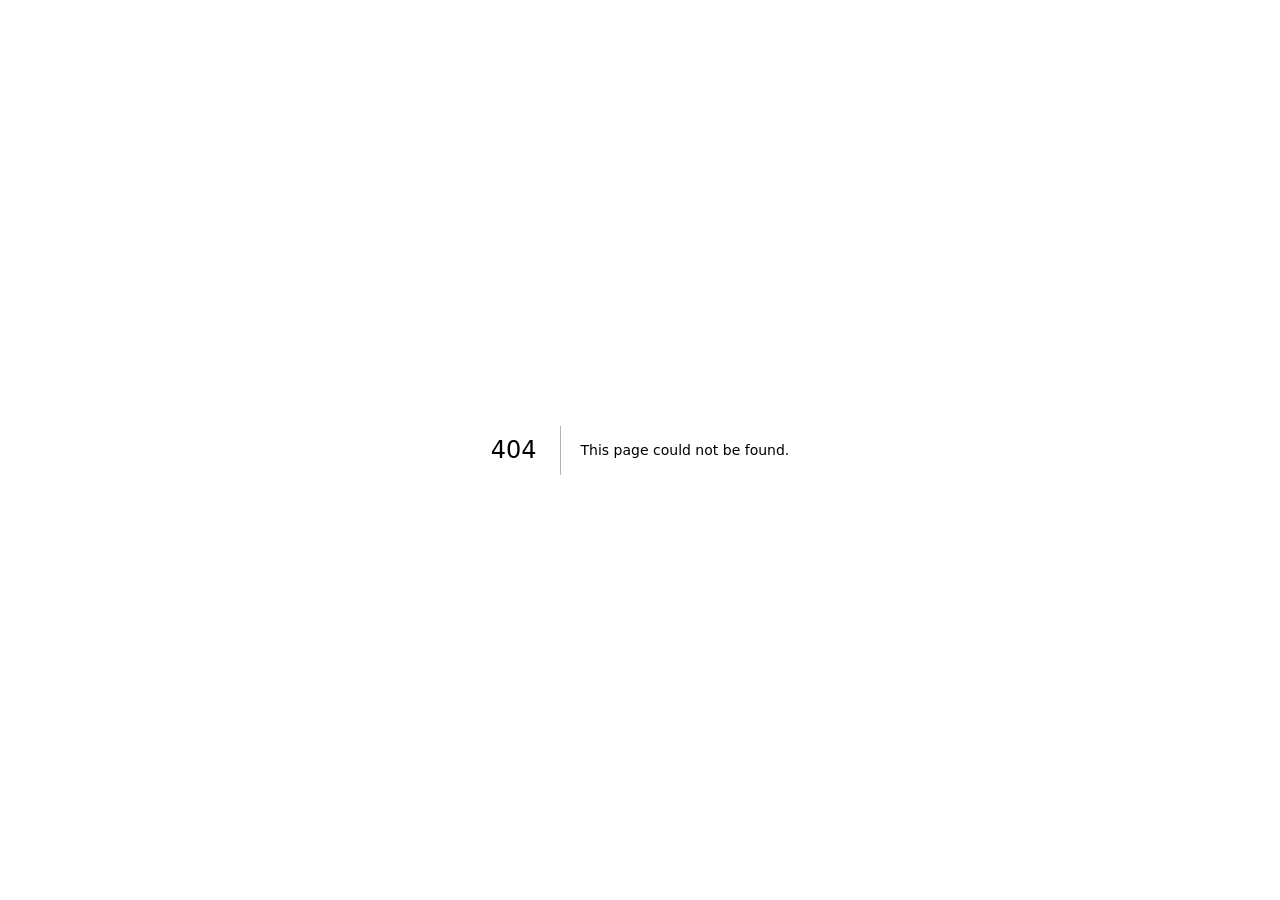
<file: 404/index.html>
<!DOCTYPE html><html lang="en"><head><meta charSet="utf-8"/><meta name="viewport" content="width=device-width, initial-scale=1"/><link rel="stylesheet" href="/_next/static/chunks/0fpu..7sg-i60.css" data-precedence="next"/><link rel="preload" as="script" fetchPriority="low" href="/_next/static/chunks/0.aas6l_gga-8.js"/><script src="/_next/static/chunks/08cyso285eo1~.js" async=""></script><script src="/_next/static/chunks/0z81cag_nig8c.js" async=""></script><script src="/_next/static/chunks/14kbspd_d-ra0.js" async=""></script><script src="/_next/static/chunks/turbopack-12yic~n5d2kcd.js" async=""></script><script src="/_next/static/chunks/030t88x40yojj.js" async=""></script><script src="/_next/static/chunks/0k7ewgktomkjq.js" async=""></script><meta name="robots" content="noindex"/><title>404: This page could not be found.</title><title>Sweetie Management | Creator Management</title><meta name="description" content="Australian creator management for ambitious women across OnlyFans, Fanvue and Fansly."/><link rel="icon" href="/favicon.svg"/><script src="/_next/static/chunks/03~yq9q893hmn.js" noModule=""></script></head><body><div hidden=""><!--$--><!--/$--></div><div style="font-family:system-ui,&quot;Segoe UI&quot;,Roboto,Helvetica,Arial,sans-serif,&quot;Apple Color Emoji&quot;,&quot;Segoe UI Emoji&quot;;height:100vh;text-align:center;display:flex;flex-direction:column;align-items:center;justify-content:center"><div><style>body{color:#000;background:#fff;margin:0}.next-error-h1{border-right:1px solid rgba(0,0,0,.3)}@media (prefers-color-scheme:dark){body{color:#fff;background:#000}.next-error-h1{border-right:1px solid rgba(255,255,255,.3)}}</style><h1 class="next-error-h1" style="display:inline-block;margin:0 20px 0 0;padding:0 23px 0 0;font-size:24px;font-weight:500;vertical-align:top;line-height:49px">404</h1><div style="display:inline-block"><h2 style="font-size:14px;font-weight:400;line-height:49px;margin:0">This page could not be found.</h2></div></div></div><!--$--><!--/$--><script src="/_next/static/chunks/0.aas6l_gga-8.js" id="_R_" async=""></script><script>(self.__next_f=self.__next_f||[]).push([0])</script><script>self.__next_f.push([1,"1:\"$Sreact.fragment\"\n2:I[57461,[\"/_next/static/chunks/030t88x40yojj.js\",\"/_next/static/chunks/0k7ewgktomkjq.js\"],\"default\"]\n3:I[14048,[\"/_next/static/chunks/030t88x40yojj.js\",\"/_next/static/chunks/0k7ewgktomkjq.js\"],\"default\"]\n4:I[46688,[\"/_next/static/chunks/030t88x40yojj.js\",\"/_next/static/chunks/0k7ewgktomkjq.js\"],\"OutletBoundary\"]\n5:\"$Sreact.suspense\"\n8:I[46688,[\"/_next/static/chunks/030t88x40yojj.js\",\"/_next/static/chunks/0k7ewgktomkjq.js\"],\"ViewportBoundary\"]\na:I[46688,[\"/_next/static/chunks/030t88x40yojj.js\",\"/_next/static/chunks/0k7ewgktomkjq.js\"],\"MetadataBoundary\"]\nc:I[18452,[\"/_next/static/chunks/030t88x40yojj.js\",\"/_next/static/chunks/0k7ewgktomkjq.js\"],\"default\",1]\n:HL[\"/_next/static/chunks/0fpu..7sg-i60.css\",\"style\"]\n"])</script><script>self.__next_f.push([1,"0:{\"P\":null,\"c\":[\"\",\"_not-found\",\"\"],\"q\":\"\",\"i\":false,\"f\":[[[\"\",{\"children\":[\"/_not-found\",{\"children\":[\"__PAGE__\",{}]}]},\"$undefined\",\"$undefined\",16],[[\"$\",\"$1\",\"c\",{\"children\":[[[\"$\",\"link\",\"0\",{\"rel\":\"stylesheet\",\"href\":\"/_next/static/chunks/0fpu..7sg-i60.css\",\"precedence\":\"next\",\"crossOrigin\":\"$undefined\",\"nonce\":\"$undefined\"}],[\"$\",\"script\",\"script-0\",{\"src\":\"/_next/static/chunks/030t88x40yojj.js\",\"async\":true,\"nonce\":\"$undefined\"}],[\"$\",\"script\",\"script-1\",{\"src\":\"/_next/static/chunks/0k7ewgktomkjq.js\",\"async\":true,\"nonce\":\"$undefined\"}]],[\"$\",\"html\",null,{\"lang\":\"en\",\"children\":[\"$\",\"body\",null,{\"children\":[\"$\",\"$L2\",null,{\"parallelRouterKey\":\"children\",\"error\":\"$undefined\",\"errorStyles\":\"$undefined\",\"errorScripts\":\"$undefined\",\"template\":[\"$\",\"$L3\",null,{}],\"templateStyles\":\"$undefined\",\"templateScripts\":\"$undefined\",\"notFound\":[[[\"$\",\"title\",null,{\"children\":\"404: This page could not be found.\"}],[\"$\",\"div\",null,{\"style\":{\"fontFamily\":\"system-ui,\\\"Segoe UI\\\",Roboto,Helvetica,Arial,sans-serif,\\\"Apple Color Emoji\\\",\\\"Segoe UI Emoji\\\"\",\"height\":\"100vh\",\"textAlign\":\"center\",\"display\":\"flex\",\"flexDirection\":\"column\",\"alignItems\":\"center\",\"justifyContent\":\"center\"},\"children\":[\"$\",\"div\",null,{\"children\":[[\"$\",\"style\",null,{\"dangerouslySetInnerHTML\":{\"__html\":\"body{color:#000;background:#fff;margin:0}.next-error-h1{border-right:1px solid rgba(0,0,0,.3)}@media (prefers-color-scheme:dark){body{color:#fff;background:#000}.next-error-h1{border-right:1px solid rgba(255,255,255,.3)}}\"}}],[\"$\",\"h1\",null,{\"className\":\"next-error-h1\",\"style\":{\"display\":\"inline-block\",\"margin\":\"0 20px 0 0\",\"padding\":\"0 23px 0 0\",\"fontSize\":24,\"fontWeight\":500,\"verticalAlign\":\"top\",\"lineHeight\":\"49px\"},\"children\":404}],[\"$\",\"div\",null,{\"style\":{\"display\":\"inline-block\"},\"children\":[\"$\",\"h2\",null,{\"style\":{\"fontSize\":14,\"fontWeight\":400,\"lineHeight\":\"49px\",\"margin\":0},\"children\":\"This page could not be found.\"}]}]]}]}]],[]],\"forbidden\":\"$undefined\",\"unauthorized\":\"$undefined\"}]}]}]]}],{\"children\":[[\"$\",\"$1\",\"c\",{\"children\":[null,[\"$\",\"$L2\",null,{\"parallelRouterKey\":\"children\",\"error\":\"$undefined\",\"errorStyles\":\"$undefined\",\"errorScripts\":\"$undefined\",\"template\":[\"$\",\"$L3\",null,{}],\"templateStyles\":\"$undefined\",\"templateScripts\":\"$undefined\",\"notFound\":\"$undefined\",\"forbidden\":\"$undefined\",\"unauthorized\":\"$undefined\"}]]}],{\"children\":[[\"$\",\"$1\",\"c\",{\"children\":[[[\"$\",\"title\",null,{\"children\":\"404: This page could not be found.\"}],[\"$\",\"div\",null,{\"style\":\"$0:f:0:1:0:props:children:1:props:children:props:children:props:notFound:0:1:props:style\",\"children\":[\"$\",\"div\",null,{\"children\":[[\"$\",\"style\",null,{\"dangerouslySetInnerHTML\":{\"__html\":\"body{color:#000;background:#fff;margin:0}.next-error-h1{border-right:1px solid rgba(0,0,0,.3)}@media (prefers-color-scheme:dark){body{color:#fff;background:#000}.next-error-h1{border-right:1px solid rgba(255,255,255,.3)}}\"}}],[\"$\",\"h1\",null,{\"className\":\"next-error-h1\",\"style\":\"$0:f:0:1:0:props:children:1:props:children:props:children:props:notFound:0:1:props:children:props:children:1:props:style\",\"children\":404}],[\"$\",\"div\",null,{\"style\":\"$0:f:0:1:0:props:children:1:props:children:props:children:props:notFound:0:1:props:children:props:children:2:props:style\",\"children\":[\"$\",\"h2\",null,{\"style\":\"$0:f:0:1:0:props:children:1:props:children:props:children:props:notFound:0:1:props:children:props:children:2:props:children:props:style\",\"children\":\"This page could not be found.\"}]}]]}]}]],null,[\"$\",\"$L4\",null,{\"children\":[\"$\",\"$5\",null,{\"name\":\"Next.MetadataOutlet\",\"children\":\"$@6\"}]}]]}],{},null,false,null]},null,false,\"$@7\"]},null,false,null],[\"$\",\"$1\",\"h\",{\"children\":[[\"$\",\"meta\",null,{\"name\":\"robots\",\"content\":\"noindex\"}],[\"$\",\"$L8\",null,{\"children\":\"$L9\"}],[\"$\",\"div\",null,{\"hidden\":true,\"children\":[\"$\",\"$La\",null,{\"children\":[\"$\",\"$5\",null,{\"name\":\"Next.Metadata\",\"children\":\"$Lb\"}]}]}],null]}],false]],\"m\":\"$undefined\",\"G\":[\"$c\",[[\"$\",\"link\",\"0\",{\"rel\":\"stylesheet\",\"href\":\"/_next/static/chunks/0fpu..7sg-i60.css\",\"precedence\":\"next\",\"crossOrigin\":\"$undefined\",\"nonce\":\"$undefined\"}]]],\"S\":true,\"h\":null,\"s\":\"$undefined\",\"l\":\"$undefined\",\"p\":\"$undefined\",\"d\":\"$undefined\",\"b\":\"5iehCiKNk2SaPf-MDMYli\"}\n"])</script><script>self.__next_f.push([1,"d:[]\n7:\"$Wd\"\n"])</script><script>self.__next_f.push([1,"9:[[\"$\",\"meta\",\"0\",{\"charSet\":\"utf-8\"}],[\"$\",\"meta\",\"1\",{\"name\":\"viewport\",\"content\":\"width=device-width, initial-scale=1\"}]]\n"])</script><script>self.__next_f.push([1,"e:I[20821,[\"/_next/static/chunks/030t88x40yojj.js\",\"/_next/static/chunks/0k7ewgktomkjq.js\"],\"IconMark\"]\n6:null\nb:[[\"$\",\"title\",\"0\",{\"children\":\"Sweetie Management | Creator Management\"}],[\"$\",\"meta\",\"1\",{\"name\":\"description\",\"content\":\"Australian creator management for ambitious women across OnlyFans, Fanvue and Fansly.\"}],[\"$\",\"link\",\"2\",{\"rel\":\"icon\",\"href\":\"/favicon.svg\"}],[\"$\",\"$Le\",\"3\",{}]]\n"])</script></body></html>
</file>
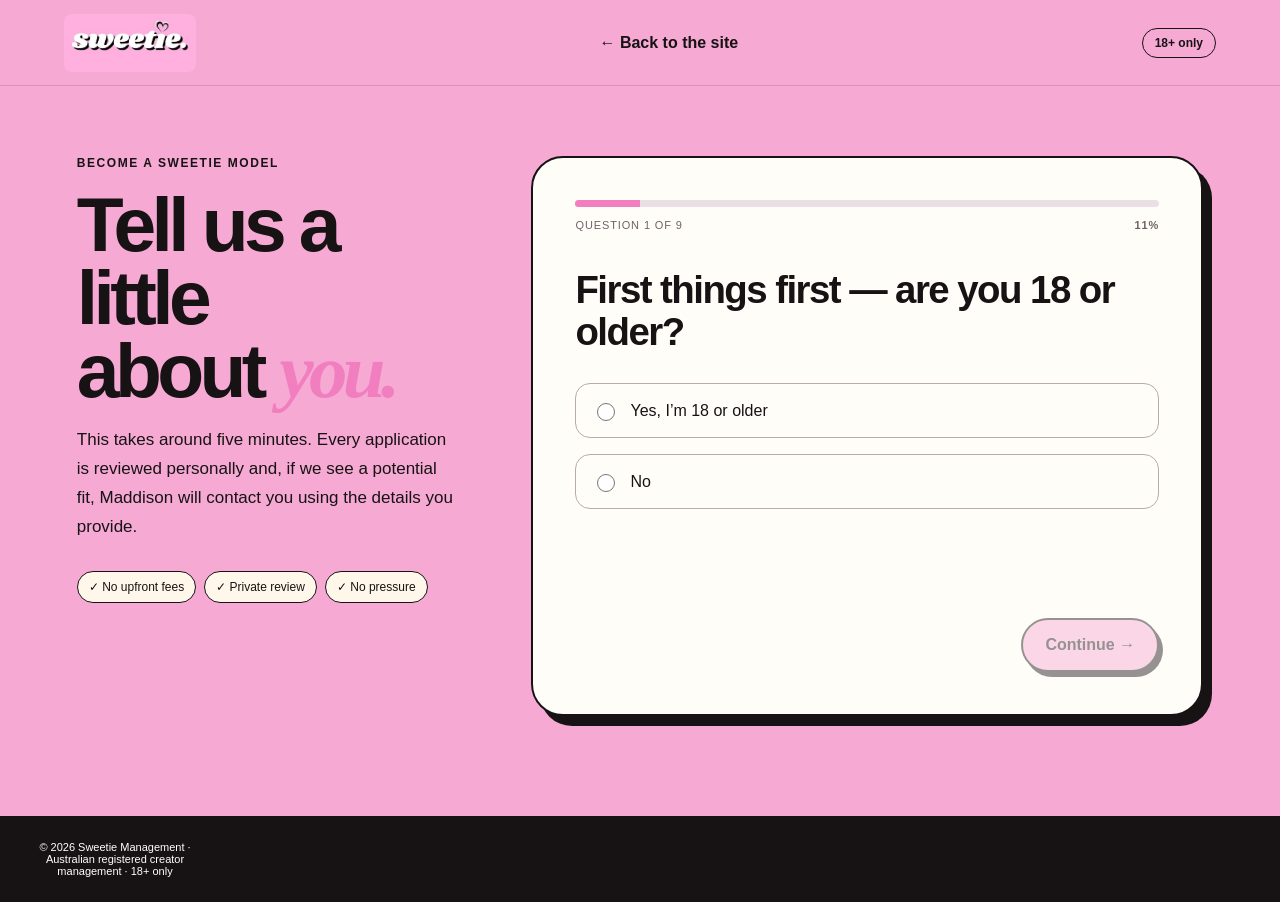
<file: apply/index.html>
<!DOCTYPE html><html lang="en"><head><meta charSet="utf-8"/><meta name="viewport" content="width=device-width, initial-scale=1"/><link rel="preload" href="/media/sweetie-logo.jpg" as="image"/><link rel="stylesheet" href="/_next/static/chunks/0fpu..7sg-i60.css" data-precedence="next"/><link rel="preload" as="script" fetchPriority="low" href="/_next/static/chunks/0.aas6l_gga-8.js"/><script src="/_next/static/chunks/08cyso285eo1~.js" async=""></script><script src="/_next/static/chunks/0z81cag_nig8c.js" async=""></script><script src="/_next/static/chunks/14kbspd_d-ra0.js" async=""></script><script src="/_next/static/chunks/turbopack-12yic~n5d2kcd.js" async=""></script><script src="/_next/static/chunks/030t88x40yojj.js" async=""></script><script src="/_next/static/chunks/0k7ewgktomkjq.js" async=""></script><script src="/_next/static/chunks/084uszyktmnp0.js" async=""></script><title>Apply | Sweetie Management</title><meta name="description" content="Apply to become a Sweetie Model."/><link rel="icon" href="/favicon.svg"/><script src="/_next/static/chunks/03~yq9q893hmn.js" noModule=""></script></head><body><div hidden=""><!--$--><!--/$--></div><main class="apply-page"><header class="site-header apply-header"><a class="brand" href="/"><img src="/media/sweetie-logo.jpg" alt="Sweetie."/></a><a class="back-link" href="/">← Back to the site</a><span class="age-chip">18+ only</span></header><section class="apply-hero"><div><p class="eyebrow">Become a Sweetie Model</p><h1>Tell us a little<br/>about <em>you.</em></h1><p>This takes around five minutes. Every application is reviewed personally and, if we see a potential fit, Maddison will contact you using the details you provide.</p><div class="apply-assurance"><span>✓ No upfront fees</span><span>✓ Private review</span><span>✓ No pressure</span></div></div><form class="form-shell" action="https://formsubmit.co/sweetiemngmt@gmail.com" encType="multipart/form-data" method="POST"><input type="hidden" name="_subject" value="New Sweetie Model Application"/><input type="hidden" name="_next" value="https://sweetiemodels.com/apply/success"/><input type="hidden" name="_template" value="table"/><input type="text" class="honey" tabindex="-1" autoComplete="off" name="_honey"/><div class="form-progress"><span style="width:11.11111111111111%"></span></div><div class="form-meta"><span>Question <!-- -->1<!-- --> of <!-- -->9</span><b>11<!-- -->%</b></div><h2>First things first — are you 18 or older?</h2><div class="form-step active"><label class="choice"><input required="" type="radio" name="18_or_older" value="Yes"/> Yes, I’m 18 or older</label><label class="choice"><input type="radio" name="18_or_older" value="No"/> No</label></div><div class="form-step"><label>Preferred name<input required="" placeholder="Your name" name="preferred_name"/></label></div><div class="form-step"><label>Email address<input required="" type="email" placeholder="you@email.com" name="email"/></label><label>Phone number<input required="" type="tel" placeholder="+61..." name="phone"/></label><small>We’ll only use these details to review and respond to your application.</small></div><div class="form-step"><label>Country<input required="" placeholder="Australia" name="country"/></label></div><div class="form-step"><label>Average monthly earnings (USD)<select required="" name="monthly_earnings_usd"><option value="" disabled="" selected="">Select a range</option><option>$0</option><option>$1K–$5K</option><option>$5K–$20K</option><option>$20K+</option></select></label></div><div class="form-step"><label class="choice"><input required="" type="radio" name="agency_status" value="No"/> <!-- -->No</label><label class="choice"><input required="" type="radio" name="agency_status" value="Yes"/> <!-- -->Yes</label><label class="choice"><input required="" type="radio" name="agency_status" value="Previously"/> <!-- -->Previously<!-- --> worked with one</label></div><div class="form-step"><label>Your current situation<textarea required="" name="creator_story" rows="7" placeholder="Tell us what you create, where you’re at now, what feels challenging and what kind of support you’re looking for."></textarea></label></div><div class="form-step"><label class="upload-box">Choose exactly 3 photos<input required="" type="file" accept="image/*" multiple="" name="creator_photos"/><span>Choose full-size JPG, PNG or HEIC photos</span></label><small>Large photos are optimised automatically in your browser before sending. They do not need to be professional or explicit.</small></div><div class="form-step"><label class="check"><input required="" type="checkbox" name="age_confirmation"/> I confirm I am 18+ and can complete official ID verification if accepted.</label><label class="check"><input required="" type="checkbox" name="accuracy_confirmation"/> I confirm this information and these photos are mine and accurate.</label><label class="check"><input required="" type="checkbox" name="contact_consent"/> I consent to Sweetie reviewing my application and contacting me.</label><p class="privacy-note">Your application is reviewed privately. ID verification documents are checked later only if required and are not stored by Sweetie.</p></div><div class="form-nav"><span></span><button type="button" class="button" disabled="">Continue →</button></div></form></section><footer class="apply-footer">© 2026 Sweetie Management · Australian registered creator management · 18+ only</footer></main><!--$--><!--/$--><script src="/_next/static/chunks/0.aas6l_gga-8.js" id="_R_" async=""></script><script>(self.__next_f=self.__next_f||[]).push([0])</script><script>self.__next_f.push([1,"1:\"$Sreact.fragment\"\n2:I[57461,[\"/_next/static/chunks/030t88x40yojj.js\",\"/_next/static/chunks/0k7ewgktomkjq.js\"],\"default\"]\n3:I[14048,[\"/_next/static/chunks/030t88x40yojj.js\",\"/_next/static/chunks/0k7ewgktomkjq.js\"],\"default\"]\n4:I[98075,[\"/_next/static/chunks/030t88x40yojj.js\",\"/_next/static/chunks/0k7ewgktomkjq.js\",\"/_next/static/chunks/084uszyktmnp0.js\"],\"\"]\n5:I[53745,[\"/_next/static/chunks/030t88x40yojj.js\",\"/_next/static/chunks/0k7ewgktomkjq.js\",\"/_next/static/chunks/084uszyktmnp0.js\"],\"default\"]\n6:I[46688,[\"/_next/static/chunks/030t88x40yojj.js\",\"/_next/static/chunks/0k7ewgktomkjq.js\"],\"OutletBoundary\"]\n7:\"$Sreact.suspense\"\na:I[46688,[\"/_next/static/chunks/030t88x40yojj.js\",\"/_next/static/chunks/0k7ewgktomkjq.js\"],\"ViewportBoundary\"]\nc:I[46688,[\"/_next/static/chunks/030t88x40yojj.js\",\"/_next/static/chunks/0k7ewgktomkjq.js\"],\"MetadataBoundary\"]\ne:I[18452,[\"/_next/static/chunks/030t88x40yojj.js\",\"/_next/static/chunks/0k7ewgktomkjq.js\"],\"default\",1]\n:HL[\"/_next/static/chunks/0fpu..7sg-i60.css\",\"style\"]\n:HL[\"/media/sweetie-logo.jpg\",\"image\"]\n"])</script><script>self.__next_f.push([1,"0:{\"P\":null,\"c\":[\"\",\"apply\",\"\"],\"q\":\"\",\"i\":false,\"f\":[[[\"\",{\"children\":[\"apply\",{\"children\":[\"__PAGE__\",{}]}]},\"$undefined\",\"$undefined\",16],[[\"$\",\"$1\",\"c\",{\"children\":[[[\"$\",\"link\",\"0\",{\"rel\":\"stylesheet\",\"href\":\"/_next/static/chunks/0fpu..7sg-i60.css\",\"precedence\":\"next\",\"crossOrigin\":\"$undefined\",\"nonce\":\"$undefined\"}],[\"$\",\"script\",\"script-0\",{\"src\":\"/_next/static/chunks/030t88x40yojj.js\",\"async\":true,\"nonce\":\"$undefined\"}],[\"$\",\"script\",\"script-1\",{\"src\":\"/_next/static/chunks/0k7ewgktomkjq.js\",\"async\":true,\"nonce\":\"$undefined\"}]],[\"$\",\"html\",null,{\"lang\":\"en\",\"children\":[\"$\",\"body\",null,{\"children\":[\"$\",\"$L2\",null,{\"parallelRouterKey\":\"children\",\"error\":\"$undefined\",\"errorStyles\":\"$undefined\",\"errorScripts\":\"$undefined\",\"template\":[\"$\",\"$L3\",null,{}],\"templateStyles\":\"$undefined\",\"templateScripts\":\"$undefined\",\"notFound\":[[[\"$\",\"title\",null,{\"children\":\"404: This page could not be found.\"}],[\"$\",\"div\",null,{\"style\":{\"fontFamily\":\"system-ui,\\\"Segoe UI\\\",Roboto,Helvetica,Arial,sans-serif,\\\"Apple Color Emoji\\\",\\\"Segoe UI Emoji\\\"\",\"height\":\"100vh\",\"textAlign\":\"center\",\"display\":\"flex\",\"flexDirection\":\"column\",\"alignItems\":\"center\",\"justifyContent\":\"center\"},\"children\":[\"$\",\"div\",null,{\"children\":[[\"$\",\"style\",null,{\"dangerouslySetInnerHTML\":{\"__html\":\"body{color:#000;background:#fff;margin:0}.next-error-h1{border-right:1px solid rgba(0,0,0,.3)}@media (prefers-color-scheme:dark){body{color:#fff;background:#000}.next-error-h1{border-right:1px solid rgba(255,255,255,.3)}}\"}}],[\"$\",\"h1\",null,{\"className\":\"next-error-h1\",\"style\":{\"display\":\"inline-block\",\"margin\":\"0 20px 0 0\",\"padding\":\"0 23px 0 0\",\"fontSize\":24,\"fontWeight\":500,\"verticalAlign\":\"top\",\"lineHeight\":\"49px\"},\"children\":404}],[\"$\",\"div\",null,{\"style\":{\"display\":\"inline-block\"},\"children\":[\"$\",\"h2\",null,{\"style\":{\"fontSize\":14,\"fontWeight\":400,\"lineHeight\":\"49px\",\"margin\":0},\"children\":\"This page could not be found.\"}]}]]}]}]],[]],\"forbidden\":\"$undefined\",\"unauthorized\":\"$undefined\"}]}]}]]}],{\"children\":[[\"$\",\"$1\",\"c\",{\"children\":[null,[\"$\",\"$L2\",null,{\"parallelRouterKey\":\"children\",\"error\":\"$undefined\",\"errorStyles\":\"$undefined\",\"errorScripts\":\"$undefined\",\"template\":[\"$\",\"$L3\",null,{}],\"templateStyles\":\"$undefined\",\"templateScripts\":\"$undefined\",\"notFound\":\"$undefined\",\"forbidden\":\"$undefined\",\"unauthorized\":\"$undefined\"}]]}],{\"children\":[[\"$\",\"$1\",\"c\",{\"children\":[[\"$\",\"main\",null,{\"className\":\"apply-page\",\"children\":[[\"$\",\"header\",null,{\"className\":\"site-header apply-header\",\"children\":[[\"$\",\"$L4\",null,{\"href\":\"/\",\"className\":\"brand\",\"children\":[\"$\",\"img\",null,{\"src\":\"/media/sweetie-logo.jpg\",\"alt\":\"Sweetie.\"}]}],[\"$\",\"$L4\",null,{\"href\":\"/\",\"className\":\"back-link\",\"children\":\"← Back to the site\"}],[\"$\",\"span\",null,{\"className\":\"age-chip\",\"children\":\"18+ only\"}]]}],[\"$\",\"section\",null,{\"className\":\"apply-hero\",\"children\":[[\"$\",\"div\",null,{\"children\":[[\"$\",\"p\",null,{\"className\":\"eyebrow\",\"children\":\"Become a Sweetie Model\"}],[\"$\",\"h1\",null,{\"children\":[\"Tell us a little\",[\"$\",\"br\",null,{}],\"about \",[\"$\",\"em\",null,{\"children\":\"you.\"}]]}],[\"$\",\"p\",null,{\"children\":\"This takes around five minutes. Every application is reviewed personally and, if we see a potential fit, Maddison will contact you using the details you provide.\"}],[\"$\",\"div\",null,{\"className\":\"apply-assurance\",\"children\":[[\"$\",\"span\",null,{\"children\":\"✓ No upfront fees\"}],[\"$\",\"span\",null,{\"children\":\"✓ Private review\"}],[\"$\",\"span\",null,{\"children\":\"✓ No pressure\"}]]}]]}],[\"$\",\"$L5\",null,{}]]}],[\"$\",\"footer\",null,{\"className\":\"apply-footer\",\"children\":\"© 2026 Sweetie Management · Australian registered creator management · 18+ only\"}]]}],[[\"$\",\"script\",\"script-0\",{\"src\":\"/_next/static/chunks/084uszyktmnp0.js\",\"async\":true,\"nonce\":\"$undefined\"}]],[\"$\",\"$L6\",null,{\"children\":[\"$\",\"$7\",null,{\"name\":\"Next.MetadataOutlet\",\"children\":\"$@8\"}]}]]}],{},null,false,null]},null,false,\"$@9\"]},null,false,null],[\"$\",\"$1\",\"h\",{\"children\":[null,[\"$\",\"$La\",null,{\"children\":\"$Lb\"}],[\"$\",\"div\",null,{\"hidden\":true,\"children\":[\"$\",\"$Lc\",null,{\"children\":[\"$\",\"$7\",null,{\"name\":\"Next.Metadata\",\"children\":\"$Ld\"}]}]}],null]}],false]],\"m\":\"$undefined\",\"G\":[\"$e\",[[\"$\",\"link\",\"0\",{\"rel\":\"stylesheet\",\"href\":\"/_next/static/chunks/0fpu..7sg-i60.css\",\"precedence\":\"next\",\"crossOrigin\":\"$undefined\",\"nonce\":\"$undefined\"}]]],\"S\":true,\"h\":null,\"s\":\"$undefined\",\"l\":\"$undefined\",\"p\":\"$undefined\",\"d\":\"$undefined\",\"b\":\"5iehCiKNk2SaPf-MDMYli\"}\n"])</script><script>self.__next_f.push([1,"f:[]\n9:\"$Wf\"\n"])</script><script>self.__next_f.push([1,"b:[[\"$\",\"meta\",\"0\",{\"charSet\":\"utf-8\"}],[\"$\",\"meta\",\"1\",{\"name\":\"viewport\",\"content\":\"width=device-width, initial-scale=1\"}]]\n"])</script><script>self.__next_f.push([1,"10:I[20821,[\"/_next/static/chunks/030t88x40yojj.js\",\"/_next/static/chunks/0k7ewgktomkjq.js\"],\"IconMark\"]\n8:null\nd:[[\"$\",\"title\",\"0\",{\"children\":\"Apply | Sweetie Management\"}],[\"$\",\"meta\",\"1\",{\"name\":\"description\",\"content\":\"Apply to become a Sweetie Model.\"}],[\"$\",\"link\",\"2\",{\"rel\":\"icon\",\"href\":\"/favicon.svg\"}],[\"$\",\"$L10\",\"3\",{}]]\n"])</script></body></html>
</file>
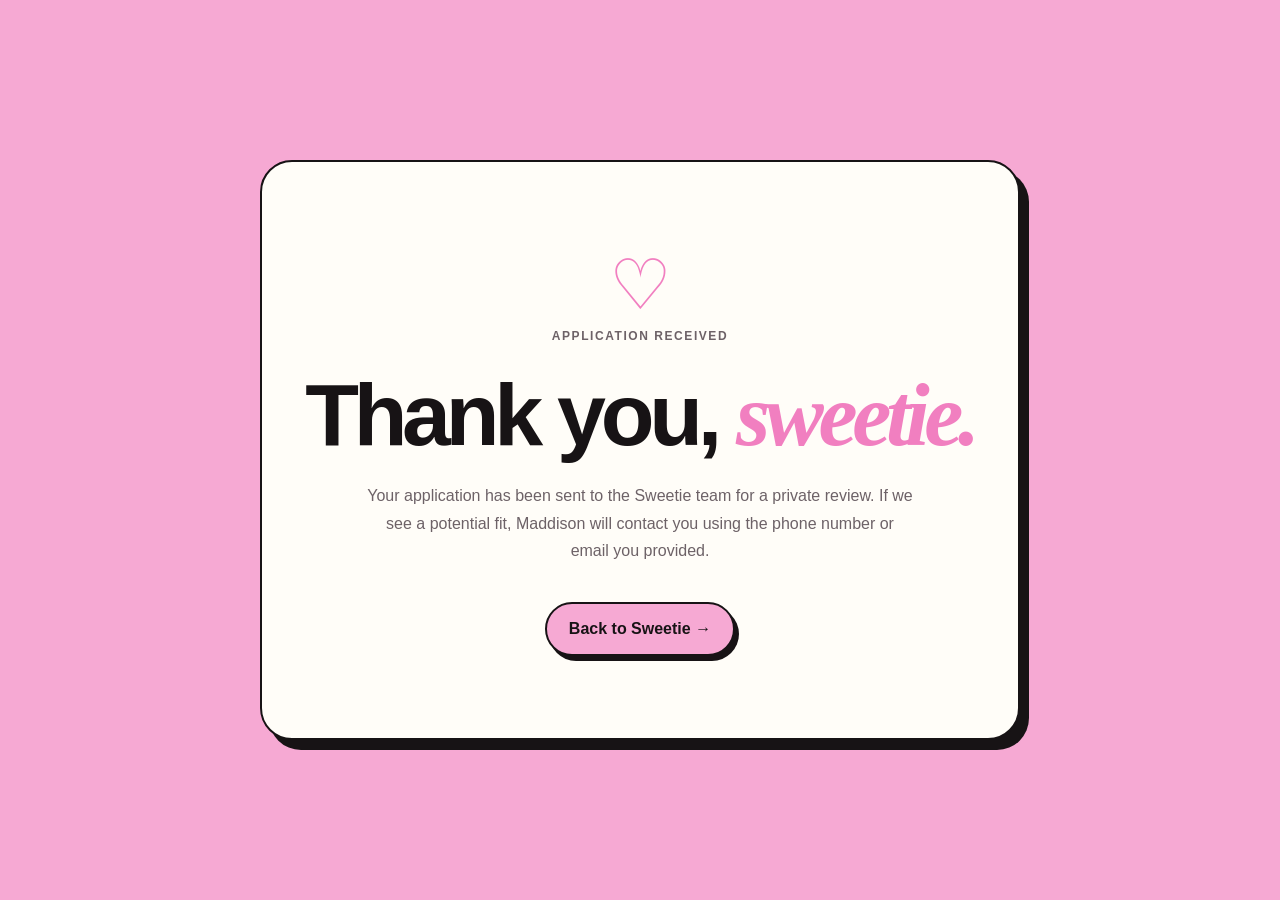
<file: apply/success/index.html>
<!DOCTYPE html><html lang="en"><head><meta charSet="utf-8"/><meta name="viewport" content="width=device-width, initial-scale=1"/><link rel="stylesheet" href="/_next/static/chunks/0fpu..7sg-i60.css" data-precedence="next"/><link rel="preload" as="script" fetchPriority="low" href="/_next/static/chunks/0.aas6l_gga-8.js"/><script src="/_next/static/chunks/08cyso285eo1~.js" async=""></script><script src="/_next/static/chunks/0z81cag_nig8c.js" async=""></script><script src="/_next/static/chunks/14kbspd_d-ra0.js" async=""></script><script src="/_next/static/chunks/turbopack-12yic~n5d2kcd.js" async=""></script><script src="/_next/static/chunks/030t88x40yojj.js" async=""></script><script src="/_next/static/chunks/0k7ewgktomkjq.js" async=""></script><script src="/_next/static/chunks/02_6yvkw~rmfo.js" async=""></script><title>Sweetie Management | Creator Management</title><meta name="description" content="Australian creator management for ambitious women across OnlyFans, Fanvue and Fansly."/><link rel="icon" href="/favicon.svg"/><script src="/_next/static/chunks/03~yq9q893hmn.js" noModule=""></script></head><body><div hidden=""><!--$--><!--/$--></div><main class="apply-page success-page"><div class="form-shell success"><span>♡</span><p class="eyebrow">Application received</p><h1>Thank you, <em>sweetie.</em></h1><p>Your application has been sent to the Sweetie team for a private review. If we see a potential fit, Maddison will contact you using the phone number or email you provided.</p><a class="button" href="/">Back to Sweetie →</a></div></main><!--$--><!--/$--><script src="/_next/static/chunks/0.aas6l_gga-8.js" id="_R_" async=""></script><script>(self.__next_f=self.__next_f||[]).push([0])</script><script>self.__next_f.push([1,"1:\"$Sreact.fragment\"\n2:I[57461,[\"/_next/static/chunks/030t88x40yojj.js\",\"/_next/static/chunks/0k7ewgktomkjq.js\"],\"default\"]\n3:I[14048,[\"/_next/static/chunks/030t88x40yojj.js\",\"/_next/static/chunks/0k7ewgktomkjq.js\"],\"default\"]\n4:I[98075,[\"/_next/static/chunks/030t88x40yojj.js\",\"/_next/static/chunks/0k7ewgktomkjq.js\",\"/_next/static/chunks/02_6yvkw~rmfo.js\"],\"\"]\n5:I[46688,[\"/_next/static/chunks/030t88x40yojj.js\",\"/_next/static/chunks/0k7ewgktomkjq.js\"],\"OutletBoundary\"]\n6:\"$Sreact.suspense\"\n9:I[46688,[\"/_next/static/chunks/030t88x40yojj.js\",\"/_next/static/chunks/0k7ewgktomkjq.js\"],\"ViewportBoundary\"]\nb:I[46688,[\"/_next/static/chunks/030t88x40yojj.js\",\"/_next/static/chunks/0k7ewgktomkjq.js\"],\"MetadataBoundary\"]\nd:I[18452,[\"/_next/static/chunks/030t88x40yojj.js\",\"/_next/static/chunks/0k7ewgktomkjq.js\"],\"default\",1]\n:HL[\"/_next/static/chunks/0fpu..7sg-i60.css\",\"style\"]\n"])</script><script>self.__next_f.push([1,"0:{\"P\":null,\"c\":[\"\",\"apply\",\"success\",\"\"],\"q\":\"\",\"i\":false,\"f\":[[[\"\",{\"children\":[\"apply\",{\"children\":[\"success\",{\"children\":[\"__PAGE__\",{}]}]}]},\"$undefined\",\"$undefined\",16],[[\"$\",\"$1\",\"c\",{\"children\":[[[\"$\",\"link\",\"0\",{\"rel\":\"stylesheet\",\"href\":\"/_next/static/chunks/0fpu..7sg-i60.css\",\"precedence\":\"next\",\"crossOrigin\":\"$undefined\",\"nonce\":\"$undefined\"}],[\"$\",\"script\",\"script-0\",{\"src\":\"/_next/static/chunks/030t88x40yojj.js\",\"async\":true,\"nonce\":\"$undefined\"}],[\"$\",\"script\",\"script-1\",{\"src\":\"/_next/static/chunks/0k7ewgktomkjq.js\",\"async\":true,\"nonce\":\"$undefined\"}]],[\"$\",\"html\",null,{\"lang\":\"en\",\"children\":[\"$\",\"body\",null,{\"children\":[\"$\",\"$L2\",null,{\"parallelRouterKey\":\"children\",\"error\":\"$undefined\",\"errorStyles\":\"$undefined\",\"errorScripts\":\"$undefined\",\"template\":[\"$\",\"$L3\",null,{}],\"templateStyles\":\"$undefined\",\"templateScripts\":\"$undefined\",\"notFound\":[[[\"$\",\"title\",null,{\"children\":\"404: This page could not be found.\"}],[\"$\",\"div\",null,{\"style\":{\"fontFamily\":\"system-ui,\\\"Segoe UI\\\",Roboto,Helvetica,Arial,sans-serif,\\\"Apple Color Emoji\\\",\\\"Segoe UI Emoji\\\"\",\"height\":\"100vh\",\"textAlign\":\"center\",\"display\":\"flex\",\"flexDirection\":\"column\",\"alignItems\":\"center\",\"justifyContent\":\"center\"},\"children\":[\"$\",\"div\",null,{\"children\":[[\"$\",\"style\",null,{\"dangerouslySetInnerHTML\":{\"__html\":\"body{color:#000;background:#fff;margin:0}.next-error-h1{border-right:1px solid rgba(0,0,0,.3)}@media (prefers-color-scheme:dark){body{color:#fff;background:#000}.next-error-h1{border-right:1px solid rgba(255,255,255,.3)}}\"}}],[\"$\",\"h1\",null,{\"className\":\"next-error-h1\",\"style\":{\"display\":\"inline-block\",\"margin\":\"0 20px 0 0\",\"padding\":\"0 23px 0 0\",\"fontSize\":24,\"fontWeight\":500,\"verticalAlign\":\"top\",\"lineHeight\":\"49px\"},\"children\":404}],[\"$\",\"div\",null,{\"style\":{\"display\":\"inline-block\"},\"children\":[\"$\",\"h2\",null,{\"style\":{\"fontSize\":14,\"fontWeight\":400,\"lineHeight\":\"49px\",\"margin\":0},\"children\":\"This page could not be found.\"}]}]]}]}]],[]],\"forbidden\":\"$undefined\",\"unauthorized\":\"$undefined\"}]}]}]]}],{\"children\":[[\"$\",\"$1\",\"c\",{\"children\":[null,[\"$\",\"$L2\",null,{\"parallelRouterKey\":\"children\",\"error\":\"$undefined\",\"errorStyles\":\"$undefined\",\"errorScripts\":\"$undefined\",\"template\":[\"$\",\"$L3\",null,{}],\"templateStyles\":\"$undefined\",\"templateScripts\":\"$undefined\",\"notFound\":\"$undefined\",\"forbidden\":\"$undefined\",\"unauthorized\":\"$undefined\"}]]}],{\"children\":[[\"$\",\"$1\",\"c\",{\"children\":[null,[\"$\",\"$L2\",null,{\"parallelRouterKey\":\"children\",\"error\":\"$undefined\",\"errorStyles\":\"$undefined\",\"errorScripts\":\"$undefined\",\"template\":[\"$\",\"$L3\",null,{}],\"templateStyles\":\"$undefined\",\"templateScripts\":\"$undefined\",\"notFound\":\"$undefined\",\"forbidden\":\"$undefined\",\"unauthorized\":\"$undefined\"}]]}],{\"children\":[[\"$\",\"$1\",\"c\",{\"children\":[[\"$\",\"main\",null,{\"className\":\"apply-page success-page\",\"children\":[\"$\",\"div\",null,{\"className\":\"form-shell success\",\"children\":[[\"$\",\"span\",null,{\"children\":\"♡\"}],[\"$\",\"p\",null,{\"className\":\"eyebrow\",\"children\":\"Application received\"}],[\"$\",\"h1\",null,{\"children\":[\"Thank you, \",[\"$\",\"em\",null,{\"children\":\"sweetie.\"}]]}],[\"$\",\"p\",null,{\"children\":\"Your application has been sent to the Sweetie team for a private review. If we see a potential fit, Maddison will contact you using the phone number or email you provided.\"}],[\"$\",\"$L4\",null,{\"className\":\"button\",\"href\":\"/\",\"children\":\"Back to Sweetie →\"}]]}]}],[[\"$\",\"script\",\"script-0\",{\"src\":\"/_next/static/chunks/02_6yvkw~rmfo.js\",\"async\":true,\"nonce\":\"$undefined\"}]],[\"$\",\"$L5\",null,{\"children\":[\"$\",\"$6\",null,{\"name\":\"Next.MetadataOutlet\",\"children\":\"$@7\"}]}]]}],{},null,false,null]},null,false,\"$@8\"]},null,false,\"$@8\"]},null,false,null],[\"$\",\"$1\",\"h\",{\"children\":[null,[\"$\",\"$L9\",null,{\"children\":\"$La\"}],[\"$\",\"div\",null,{\"hidden\":true,\"children\":[\"$\",\"$Lb\",null,{\"children\":[\"$\",\"$6\",null,{\"name\":\"Next.Metadata\",\"children\":\"$Lc\"}]}]}],null]}],false]],\"m\":\"$undefined\",\"G\":[\"$d\",[[\"$\",\"link\",\"0\",{\"rel\":\"stylesheet\",\"href\":\"/_next/static/chunks/0fpu..7sg-i60.css\",\"precedence\":\"next\",\"crossOrigin\":\"$undefined\",\"nonce\":\"$undefined\"}]]],\"S\":true,\"h\":null,\"s\":\"$undefined\",\"l\":\"$undefined\",\"p\":\"$undefined\",\"d\":\"$undefined\",\"b\":\"5iehCiKNk2SaPf-MDMYli\"}\n"])</script><script>self.__next_f.push([1,"e:[]\n8:\"$We\"\n"])</script><script>self.__next_f.push([1,"a:[[\"$\",\"meta\",\"0\",{\"charSet\":\"utf-8\"}],[\"$\",\"meta\",\"1\",{\"name\":\"viewport\",\"content\":\"width=device-width, initial-scale=1\"}]]\n"])</script><script>self.__next_f.push([1,"f:I[20821,[\"/_next/static/chunks/030t88x40yojj.js\",\"/_next/static/chunks/0k7ewgktomkjq.js\"],\"IconMark\"]\n7:null\nc:[[\"$\",\"title\",\"0\",{\"children\":\"Sweetie Management | Creator Management\"}],[\"$\",\"meta\",\"1\",{\"name\":\"description\",\"content\":\"Australian creator management for ambitious women across OnlyFans, Fanvue and Fansly.\"}],[\"$\",\"link\",\"2\",{\"rel\":\"icon\",\"href\":\"/favicon.svg\"}],[\"$\",\"$Lf\",\"3\",{}]]\n"])</script></body></html>
</file>
<file: _next/static/chunks/0fpu..7sg-i60.css>
:root{--pink:#f6a9d3;--hot:#f17fc0;--blush:#ffd8eb;--cream:#fff8ea;--paper:#fffdf8;--ink:#171315;--muted:#6d6267;--line:#241c20;--radius:28px}*{box-sizing:border-box}html{scroll-behavior:smooth}body{background:var(--cream);color:var(--ink);margin:0;font-family:DM Sans,Arial,sans-serif}img,video{max-width:100%;display:block}a{color:inherit;text-decoration:none}button,input,select,textarea{font:inherit}main{overflow:hidden}.section{padding:110px max(6vw,24px)}.site-header{z-index:20;background:var(--cream);border-bottom:1px solid #17131524;justify-content:space-between;align-items:center;height:86px;padding:12px max(5vw,22px);display:flex;position:relative}.brand{border-radius:8px;width:132px;height:58px;display:block;overflow:hidden}.brand img{object-fit:cover;width:100%;height:100%}.site-header nav{gap:34px;font-size:14px;font-weight:600;display:flex}.site-header nav a:hover{text-decoration:underline;-webkit-text-decoration-color:var(--hot);text-decoration-color:var(--hot);text-underline-offset:7px;text-decoration-thickness:3px}.button{background:var(--pink);border:2px solid var(--ink);box-shadow:4px 5px 0 var(--ink);cursor:pointer;color:var(--ink);border-radius:999px;justify-content:space-between;align-items:center;gap:24px;padding:16px 22px;font-weight:700;transition:all .2s;display:inline-flex}.button:hover{box-shadow:2px 3px 0 var(--ink);transform:translate(2px,2px)}.button:disabled{opacity:.45;cursor:not-allowed}.button-small{box-shadow:3px 3px 0 var(--ink);padding:11px 17px;font-size:14px}.button-dark{background:var(--ink);color:#fff;border-color:#fff;box-shadow:4px 5px #fff}.eyebrow{text-transform:uppercase;letter-spacing:.13em;margin:0 0 18px;font-size:12px;font-weight:700}.eyebrow span{background:var(--ink);color:#fff;border-radius:99px;margin-right:10px;padding:7px 10px}em{color:var(--hot);font-family:Playfair Display,Georgia,serif;font-weight:800}.hero{grid-template-columns:1.03fr .97fr;align-items:center;gap:5vw;min-height:720px;padding:70px max(6vw,24px) 90px;display:grid}.hero h1{letter-spacing:-.065em;max-width:780px;margin:0;font-size:clamp(55px,6vw,94px);line-height:.94}.hero-text{max-width:650px;color:var(--muted);margin:30px 0;font-size:19px;line-height:1.6}.actions{align-items:center;gap:30px;display:flex}.text-link{border-bottom:2px solid;font-weight:700}.hero-trust{color:var(--muted);grid-template-columns:auto 1fr auto 1fr;align-items:center;gap:7px 12px;margin-top:52px;font-size:12px;display:grid}.hero-trust strong{color:var(--ink);font-size:18px}.hero-collage{height:610px;position:relative}.hero-main{border:2px solid var(--ink);width:76%;height:540px;box-shadow:11px 12px 0 var(--pink);border-radius:180px 180px 26px 26px;margin:0;position:absolute;top:0;right:6%;overflow:hidden}.hero-main>img{object-fit:cover;object-position:center 25%;width:100%;height:100%}.hero-main figcaption{border:1.5px solid var(--ink);background:#fff8eaeb;border-radius:18px;justify-content:space-between;align-items:center;padding:13px 16px;display:flex;position:absolute;bottom:16px;left:18px;right:18px}.hero-main span{color:var(--muted);font-size:12px}.hero-mini{object-fit:cover;outline:2px solid var(--ink);border:7px solid #fff;border-radius:22px;width:160px;height:205px;position:absolute;bottom:20px;left:0;transform:rotate(-5deg)}.result-sticker{background:var(--ink);color:#fff;width:188px;box-shadow:6px 6px 0 var(--pink);border-radius:24px;padding:20px;position:absolute;bottom:5px;right:0;transform:rotate(4deg)}.result-sticker span,.result-sticker small{color:#e8dbe1;font-size:11px;display:block}.result-sticker strong{color:var(--pink);margin:4px 0;font-size:35px;display:block}.scribble{color:var(--hot);font-size:92px;position:absolute;top:5px;left:2%;transform:rotate(-16deg)}.ticker{background:var(--pink);border-block:2px solid var(--ink);text-transform:uppercase;letter-spacing:.08em;white-space:nowrap;justify-content:space-around;align-items:center;height:76px;font-weight:800;display:flex}.ticker i{font-style:normal}.section-heading{justify-content:space-between;align-items:end;gap:50px;margin-bottom:54px;display:flex}.section-heading h2,.center-heading h2,.family h2,.trust h2,.faq h2,.apply-cta h2{letter-spacing:-.055em;margin:0;font-size:clamp(44px,5.2vw,78px);line-height:1}.section-heading>p{max-width:480px;color:var(--muted);line-height:1.7}.proof{background:var(--paper)}.big-stats{border:2px solid var(--ink);border-radius:var(--radius);grid-template-columns:repeat(4,1fr);margin-bottom:48px;display:grid;overflow:hidden}.big-stats div{border-right:1px solid var(--ink);padding:32px 27px}.big-stats div:last-child{border:0}.big-stats strong{letter-spacing:-.06em;font-size:clamp(32px,4vw,58px);display:block}.big-stats span{color:var(--muted);font-size:13px}.result-grid{grid-template-columns:repeat(2,1fr);grid-auto-rows:460px;gap:20px;display:grid}.result-card{border:2px solid var(--ink);background:linear-gradient(115deg,#f7e5dd 0%,var(--cream) 64%,var(--blush) 100%);border-radius:24px;grid-template-columns:56% 44%;min-width:0;display:grid;position:relative;overflow:hidden}.result-lead{grid-column:span 2;grid-template-columns:58% 42%}.model-panel{z-index:1;min-width:0;min-height:0;position:relative;overflow:hidden}.model-panel:after{content:"";pointer-events:none;background:linear-gradient(90deg,#0000 72%,#fff8eab8 100%);position:absolute;inset:0}.model-photo{object-fit:cover;object-position:center 25%;width:100%;height:100%}.result-lead .model-photo{object-position:center 24%}.result-overlay{background:var(--cream);border:1.5px solid var(--ink);z-index:2;border-radius:16px;min-width:145px;padding:12px 15px;position:absolute;bottom:15px;left:15px}.result-overlay span,.result-overlay small{text-transform:uppercase;letter-spacing:.08em;font-size:11px;display:block}.result-overlay strong{letter-spacing:-.05em;font-size:29px;display:block}.result-overlay small{color:var(--muted)}.proof-panel{z-index:3;justify-content:center;align-items:center;min-width:0;min-height:0;margin-left:-12%;padding:42px 14px 18px 0;display:flex;position:relative;overflow:visible;transform:rotate(1.25deg)}.result-card:nth-child(2n) .proof-panel{transform:rotate(-1deg)}.proof-image{object-fit:contain;object-position:center;filter:drop-shadow(0 10px 12px #17131538);width:100%;height:100%}.proof-label{background:var(--ink);color:#fff;text-transform:uppercase;letter-spacing:.09em;border-radius:99px;padding:6px 9px;font-size:9px;font-weight:800;position:absolute;top:15px;right:13px}.disclaimer{color:var(--muted);text-align:center;margin:22px 0 0;font-size:11px}.services{background:var(--ink);color:#fff}.section-heading.light>p{color:#c8bdc2}.service-grid{grid-template-columns:1fr 1fr;gap:24px;display:grid}.service-card{color:var(--ink);border:2px solid #fff;border-radius:32px;padding:46px;position:relative;box-shadow:9px 10px #fff}.pink-card{background:var(--pink)}.cream-card{background:var(--cream)}.service-card h3{letter-spacing:-.04em;margin:28px 0 16px;font-size:38px}.service-card>p{max-width:620px;line-height:1.65}.service-card ul{border-block:1px solid #00000040;grid-template-columns:1fr 1fr;gap:12px 30px;padding:22px 0 25px;list-style:none;display:grid}.service-card li:before{content:"♡";margin-right:8px}.service-card a{border-bottom:2px solid;font-weight:800}.card-number{border:1.5px solid;border-radius:99px;padding:7px 11px;font-weight:800}.family{background:var(--blush);grid-template-columns:.85fr 1.15fr;align-items:center;gap:6vw;display:grid}.family-copy>p:not(.eyebrow){color:var(--muted);font-size:18px;line-height:1.7}.pill-row{flex-wrap:wrap;gap:8px;margin-top:28px;display:flex}.pill-row span{background:var(--cream);border:1.5px solid;border-radius:99px;padding:9px 13px;font-size:12px}.shoots{height:650px;position:relative}.shoots video{object-fit:cover;border:2px solid var(--ink);background:#111;border-radius:140px 140px 24px 24px;width:44%;height:570px;position:absolute}.shoots video:first-child{top:10px;left:2%;transform:rotate(-3deg)}.shoots video:nth-child(2){bottom:5px;right:3%;transform:rotate(3deg)}.shoot-label{background:var(--cream);z-index:3;box-shadow:5px 5px 0 var(--ink);border:2px solid;border-radius:18px;padding:16px 20px;font-size:12px;position:absolute;top:48%;left:31%;transform:rotate(-4deg)}.how{background:var(--paper)}.center-heading{text-align:center;max-width:800px;margin:0 auto 60px}.center-heading>p:last-child{color:var(--muted);font-size:18px}.steps{border-top:2px solid;grid-template-columns:repeat(5,1fr);display:grid}.steps article{border-right:1px solid;padding:28px 25px 10px}.steps article:last-child{border:0}.steps span{color:var(--hot);font-weight:800}.steps h3{margin:38px 0 10px;font-size:22px}.steps p{color:var(--muted);font-size:14px;line-height:1.6}.trust{background:var(--cream);grid-template-columns:.8fr 1.2fr;gap:6vw;display:grid}.trust-grid{grid-template-columns:1fr 1fr;gap:16px;display:grid}.trust-grid article{background:#fff;border:2px solid;border-radius:22px;min-height:185px;padding:25px}.trust-grid article:nth-child(2),.trust-grid article:nth-child(3){background:var(--pink)}.trust-grid b{font-size:20px}.trust-grid p{color:var(--muted);font-size:14px;line-height:1.6}.faq{background:var(--paper);grid-template-columns:.8fr 1.2fr;gap:7vw;display:grid}.faq-intro{align-self:start;position:sticky;top:40px}.faq-intro>p:last-child{color:var(--muted);line-height:1.7}.faq-list details{border-bottom:1.5px solid;padding:20px 4px}.faq-list summary{cursor:pointer;justify-content:space-between;gap:20px;font-size:18px;font-weight:700;list-style:none;display:flex}.faq-list summary::-webkit-details-marker{display:none}.faq-list summary span{color:var(--hot);font-size:27px}.faq-list details[open] summary span{transform:rotate(45deg)}.faq-list details p{color:var(--muted);padding-right:40px;line-height:1.65}.apply-cta{background:var(--pink);box-shadow:9px 10px 0 var(--ink);border:2px solid;border-radius:42px;grid-template-columns:1fr auto;align-items:center;gap:35px;margin:35px max(3vw,12px);display:grid;position:relative}.apply-cta>div:first-child{max-width:850px}.apply-cta>div>p:last-child{font-size:18px;line-height:1.6}.cta-note{flex-direction:column;font-size:12px;display:flex;position:absolute;bottom:25px;right:7%}.cta-note strong{font-size:16px}.cta-note small{color:#594a51}footer{background:var(--ink);color:#fff;grid-template-columns:180px 1fr auto;align-items:center;gap:30px;padding:55px max(6vw,24px) 30px;display:grid}footer img{border-radius:8px;width:150px}footer>div{text-align:right;flex-direction:column;font-weight:700;display:flex}footer span{color:#baaeb4;font-size:11px}.footer-small{color:#9f9399;border-top:1px solid #4a4145;grid-column:1/-1;padding-top:25px;font-size:11px}.apply-page{background:var(--pink);min-height:100vh}.apply-header{background:var(--pink)}.back-link{font-weight:700}.age-chip{border:1.5px solid;border-radius:99px;padding:7px 12px;font-size:12px;font-weight:800}.apply-hero{grid-template-columns:.72fr 1.28fr;align-items:start;gap:6vw;padding:70px max(6vw,24px) 100px;display:grid}.apply-hero>div:first-child{position:sticky;top:40px}.apply-hero h1{letter-spacing:-.06em;margin:0;font-size:clamp(54px,6vw,90px);line-height:.95}.apply-hero>div>p:not(.eyebrow){max-width:540px;font-size:17px;line-height:1.7}.apply-assurance{flex-wrap:wrap;gap:8px;margin-top:30px;display:flex}.apply-assurance span{background:var(--cream);border:1.5px solid;border-radius:99px;padding:8px 11px;font-size:12px}.form-shell{background:var(--paper);min-height:560px;box-shadow:9px 10px 0 var(--ink);border:2px solid;border-radius:32px;flex-direction:column;padding:42px;display:flex}.form-progress{background:#eadfe4;border-radius:20px;height:7px;overflow:hidden}.form-progress span{background:var(--hot);height:100%;transition:width .3s;display:block}.form-meta{text-transform:uppercase;letter-spacing:.08em;color:var(--muted);justify-content:space-between;margin:12px 0 38px;font-size:11px;display:flex}.form-shell h2{letter-spacing:-.04em;margin:0 0 30px;font-size:clamp(30px,3vw,45px);line-height:1.1}.form-step{display:none}.form-step.active{gap:16px;display:grid}.form-step label:not(.choice):not(.check){gap:8px;font-size:12px;font-weight:700;display:grid}input,select,textarea{background:#fff;border:1.5px solid #b7aab0;border-radius:15px;outline:none;width:100%;padding:16px}input:focus,select:focus,textarea:focus{border-color:var(--hot);box-shadow:0 0 0 3px var(--blush)}textarea{resize:vertical}.choice,.check{cursor:pointer;border:1.5px solid #b7aab0;border-radius:15px;align-items:center;gap:12px;padding:16px;display:flex}:is(.choice:has(input:checked),.check:has(input:checked)){border-color:var(--ink);background:var(--blush)}.choice input,.check input{width:18px;height:18px;accent-color:var(--hot)}.conditional{margin-top:12px}.form-step small{color:var(--muted)}.form-warning{color:#a21d42;background:#ffe3e9;border-radius:12px;padding:12px;font-weight:700}.upload-box{text-align:center;background:#fff5fa;border-radius:18px;justify-content:center;align-items:center;min-height:160px;border:2px dashed var(--hot)!important;font-size:17px!important;display:flex!important}.upload-box input{max-width:330px}.upload-box span{color:var(--muted);font-size:11px}.privacy-note{color:var(--muted);font-size:12px;line-height:1.6}.form-nav{justify-content:space-between;align-items:center;margin-top:auto;padding-top:35px;display:flex}.form-back{cursor:pointer;background:0 0;border:0;font-weight:700}.honey{display:none}.success{text-align:center;justify-content:center;align-items:center}.success>span{color:var(--hot);font-size:70px}.success p{max-width:550px;color:var(--muted);line-height:1.7}.success a{border-bottom:2px solid var(--hot);font-weight:800}.apply-footer{background:var(--ink);color:#fff;text-align:center;padding:25px;font-size:11px}.success-page{place-items:center;min-height:100vh;padding:30px;display:grid}.success-page .form-shell{width:100%;max-width:760px;min-height:580px}.success-page h1{letter-spacing:-.06em;margin:0;font-size:clamp(48px,7vw,88px)}.success-page .button{border-bottom:2px solid var(--ink);margin-top:22px}@media (max-width:1000px){.site-header nav{display:none}.hero{grid-template-columns:1fr;padding-top:45px}.hero-collage{width:100%;max-width:650px;margin:auto}.big-stats{grid-template-columns:1fr 1fr}.big-stats div:nth-child(2){border-right:0}.big-stats div:nth-child(-n+2){border-bottom:1px solid}.result-grid{grid-template-columns:1fr;grid-auto-rows:440px}.result-lead{grid-column:auto}.service-grid,.family,.trust,.faq,.apply-hero{grid-template-columns:1fr}.family-copy{max-width:720px}.steps{grid-template-columns:1fr 1fr}.steps article{border-bottom:1px solid}.faq-intro,.apply-hero>div:first-child{position:static}.apply-cta{grid-template-columns:1fr;padding-bottom:115px}.cta-note{left:7%;right:auto}.apply-hero>div:first-child{max-width:700px}}@media (max-width:650px){.section{padding:75px 20px}.site-header{height:75px}.brand{width:106px;height:48px}.button-small{padding:9px 12px;font-size:12px}.hero{min-height:auto;padding:45px 20px 70px}.hero h1{font-size:53px}.hero-text{font-size:16px}.actions{flex-direction:column;align-items:flex-start}.hero-trust{grid-template-columns:auto 1fr;margin-top:35px}.hero-collage{height:470px;margin-top:20px}.hero-main{width:82%;height:415px}.hero-main figcaption span{display:none}.hero-mini{width:120px;height:155px}.result-sticker{width:148px;padding:14px}.result-sticker strong{font-size:27px}.ticker{justify-content:flex-start;gap:24px;padding-left:20px;font-size:12px;overflow:hidden}.section-heading{display:block}.section-heading>p{margin-top:20px}.big-stats{border-radius:20px}.big-stats div{padding:22px 17px}.big-stats strong{font-size:34px}.result-grid{grid-template-columns:1fr;grid-auto-rows:370px}.result-card,.result-lead{grid-column:auto;grid-template-columns:54% 46%}.proof-panel{margin-left:-14%;padding:40px 8px 14px 0}.proof-label{right:5px}.result-overlay{min-width:118px;padding:9px 11px;bottom:10px;left:10px}.result-overlay strong{font-size:24px}.service-grid{gap:18px}.service-card{padding:28px}.service-card h3{font-size:31px}.service-card ul{grid-template-columns:1fr}.shoots{height:510px}.shoots video{width:52%;height:430px}.shoot-label{font-size:10px;left:22%}.steps,.trust-grid{grid-template-columns:1fr}.trust-grid article{min-height:auto}.apply-cta{margin:15px 8px;padding:60px 23px 130px}.apply-cta h2{font-size:48px}footer{text-align:center;grid-template-columns:1fr}footer img{margin:auto}footer>div{text-align:center}.form-shell{min-height:590px;padding:25px 20px}.apply-hero{padding:45px 16px 70px}.apply-hero h1{font-size:53px}.apply-header .age-chip{display:none}.back-link{font-size:12px}.form-nav .button{padding:13px 16px;font-size:13px}}@media (prefers-reduced-motion:no-preference){.result-card,.service-card,.trust-grid article{transition:transform .25s}.result-card:hover,.service-card:hover,.trust-grid article:hover{transform:translateY(-5px)}}
</file>
